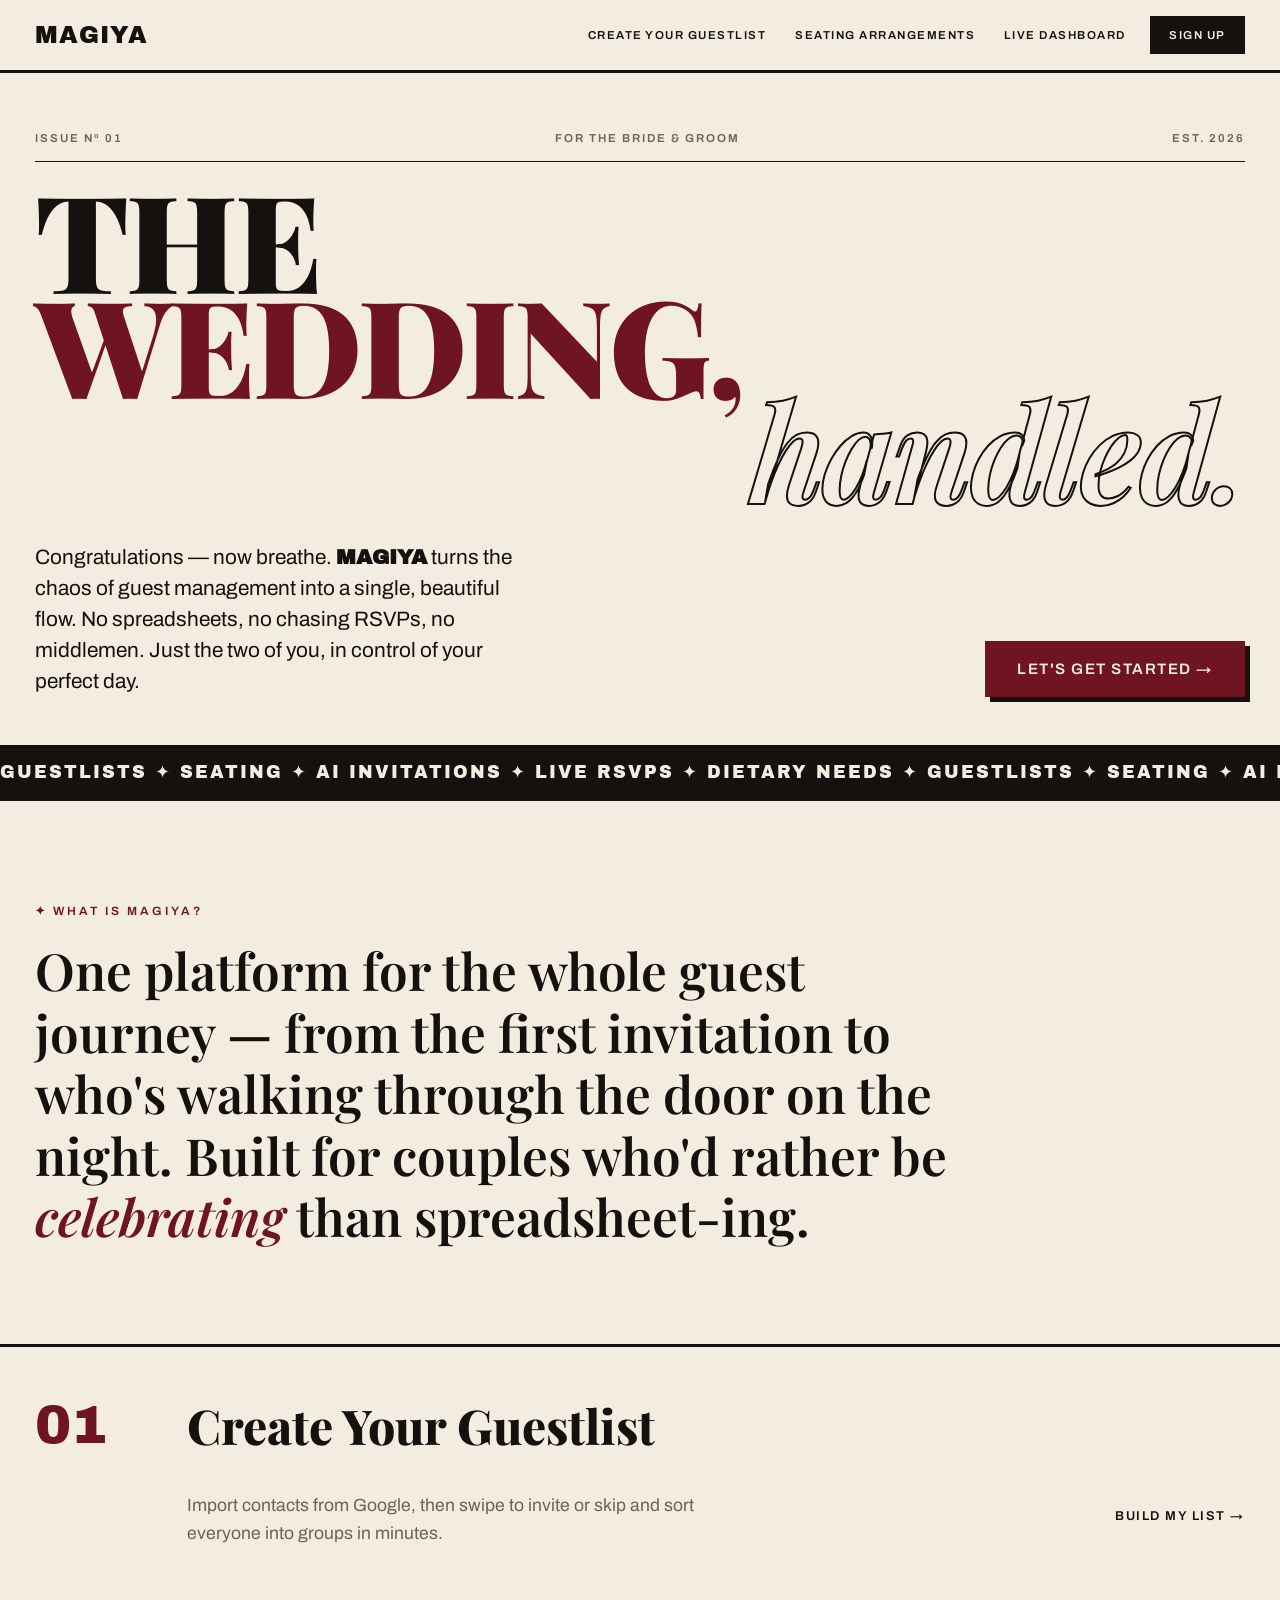
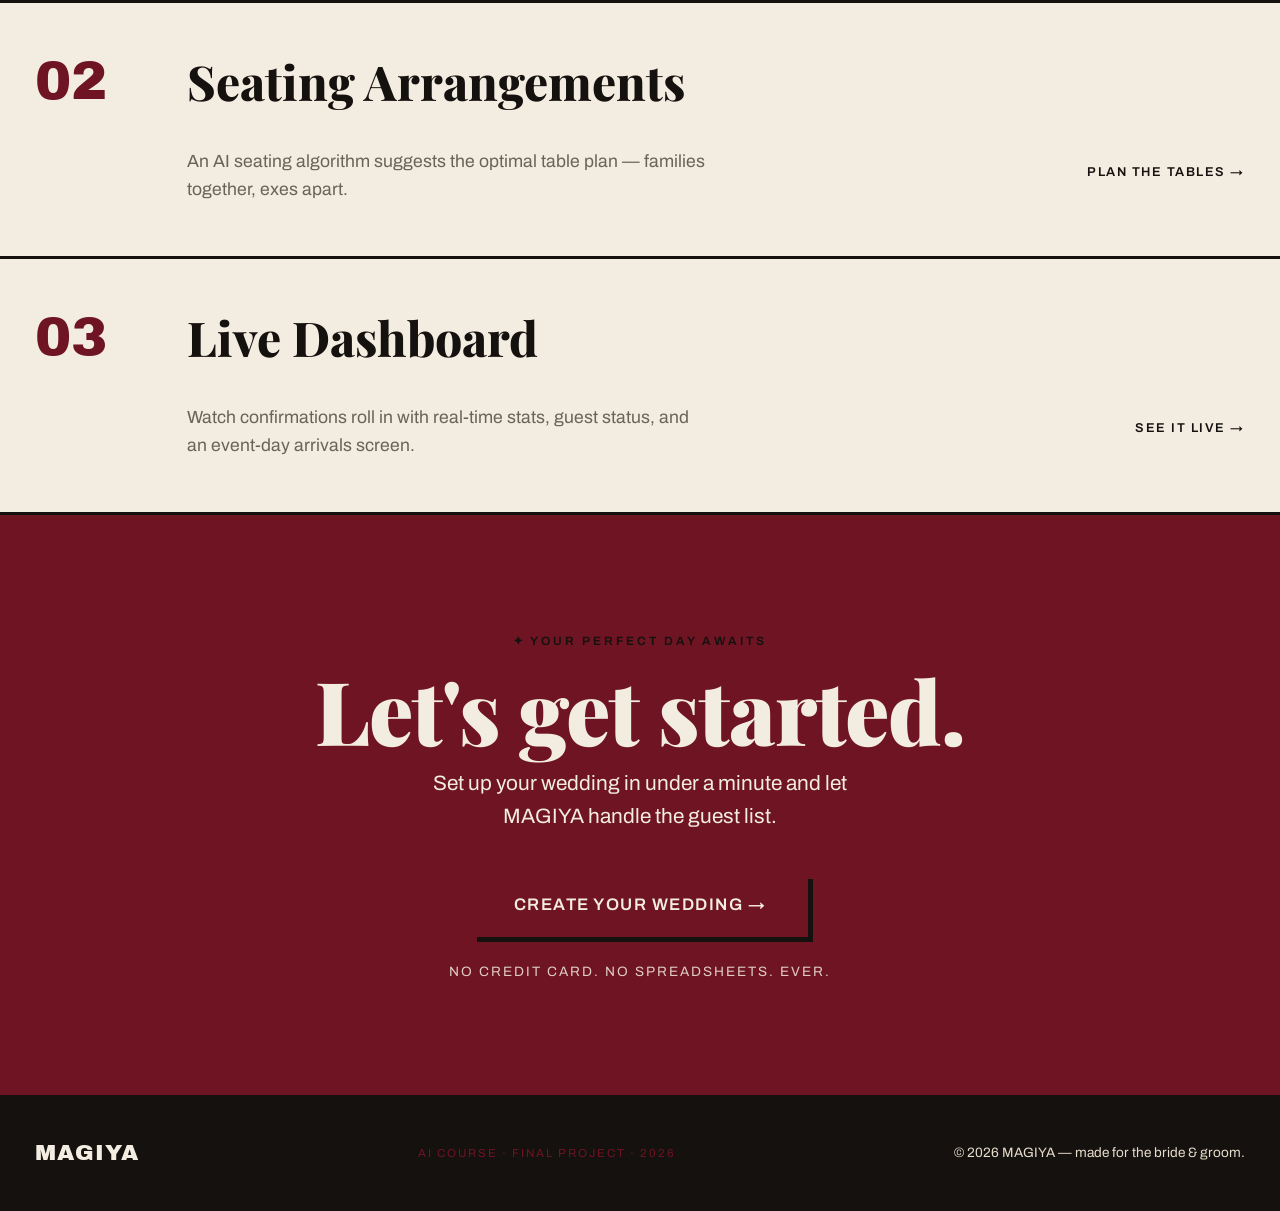
<file: frontend/index.html>
<!DOCTYPE html>
<html lang="en">
<head>
  <meta charset="UTF-8" />
  <meta name="viewport" content="width=device-width, initial-scale=1.0" />
  <title>MAGIYA — The Wedding, Handled.</title>
  <meta name="description" content="MAGIYA — smart, fully automated wedding guest management for the bride & groom. Guestlists, seating, AI invitations and a live dashboard, all in one place." />
  <link rel="preconnect" href="https://fonts.googleapis.com" />
  <link rel="preconnect" href="https://fonts.gstatic.com" crossorigin />
  <link href="https://fonts.googleapis.com/css2?family=Playfair+Display:ital,wght@0,600;0,800;0,900;1,600&family=Archivo:wght@400;500;600&family=Archivo+Black&display=swap" rel="stylesheet" />
  <link rel="stylesheet" href="styles.css" />
</head>
<body>
  <!-- ===== Navigation ===== -->
  <header class="nav">
    <a href="#top" class="nav__logo">MAGIYA</a>
    <nav class="nav__links">
      <a href="guestlist.html">Create Your Guestlist</a>
      <a href="seating.html">Seating Arrangements</a>
      <a href="dashboard.html">Live Dashboard</a>
    </nav>
    <a href="signup.html" class="nav__cta">Sign Up</a>
  </header>

  <main id="top">
    <!-- ===== Hero ===== -->
    <section class="hero">
      <div class="hero__meta">
        <span>Issue Nº 01</span>
        <span>For the Bride &amp; Groom</span>
        <span>Est. 2026</span>
      </div>

      <h1 class="hero__title">
        <span class="line line--1">THE</span>
        <span class="line line--2">WEDDING,</span>
        <span class="line line--3"><em>handled.</em></span>
      </h1>

      <div class="hero__bottom">
        <p class="hero__lead">
          Congratulations — now breathe. <strong>MAGIYA</strong> turns the chaos of guest
          management into a single, beautiful flow. No spreadsheets, no chasing RSVPs,
          no middlemen. Just the two of you, in control of your perfect day.
        </p>
        <a href="signup.html" class="btn btn--primary">Let's Get Started →</a>
      </div>

      <div class="ticker" aria-hidden="true">
        <div class="ticker__track">
          <span>GUESTLISTS&nbsp;✦&nbsp;SEATING&nbsp;✦&nbsp;AI INVITATIONS&nbsp;✦&nbsp;LIVE RSVPS&nbsp;✦&nbsp;DIETARY NEEDS&nbsp;✦&nbsp;</span>
          <span>GUESTLISTS&nbsp;✦&nbsp;SEATING&nbsp;✦&nbsp;AI INVITATIONS&nbsp;✦&nbsp;LIVE RSVPS&nbsp;✦&nbsp;DIETARY NEEDS&nbsp;✦&nbsp;</span>
        </div>
      </div>
    </section>

    <!-- ===== Intro: what MAGIYA is (for the couple) ===== -->
    <section class="intro">
      <span class="kicker">What is MAGIYA?</span>
      <p class="intro__statement">
        One platform for the whole guest journey — from the first invitation to who's
        walking through the door on the night. Built for couples who'd rather be
        <em>celebrating</em> than spreadsheet-ing.
      </p>
    </section>

    <!-- ===== Four pillars (the nav sections) ===== -->
    <section class="pillars">
      <article class="pillar" id="guestlist">
        <span class="pillar__no">01</span>
        <h2>Create Your Guestlist</h2>
        <p>Import contacts from Google, then swipe to invite or skip and sort everyone into groups in minutes.</p>
        <a href="guestlist.html" class="pillar__link">Build my list →</a>
      </article>

      <article class="pillar" id="seating">
        <span class="pillar__no">02</span>
        <h2>Seating Arrangements</h2>
        <p>An AI seating algorithm suggests the optimal table plan — families together, exes apart.</p>
        <a href="seating.html" class="pillar__link">Plan the tables →</a>
      </article>

      <article class="pillar" id="dashboard">
        <span class="pillar__no">03</span>
        <h2>Live Dashboard</h2>
        <p>Watch confirmations roll in with real-time stats, guest status, and an event-day arrivals screen.</p>
        <a href="dashboard.html" class="pillar__link">See it live →</a>
      </article>
    </section>

    <!-- ===== Sign up CTA ===== -->
    <section class="start" id="start">
      <span class="kicker kicker--light">Your Perfect Day Awaits</span>
      <h2 class="start__title">Let's get started.</h2>
      <p class="start__sub">Set up your wedding in under a minute and let MAGIYA handle the guest list.</p>

      <a href="signup.html" class="btn btn--primary btn--lg">Create Your Wedding →</a>
      <p class="start__fine">No credit card. No spreadsheets. Ever.</p>
    </section>
  </main>

  <footer class="footer">
    <span class="footer__logo">MAGIYA</span>
    <span class="footer__line">AI Course · Final Project · 2026</span>
    <span class="footer__fine">© 2026 MAGIYA — made for the bride &amp; groom.</span>
  </footer>
</body>
</html>
</file>
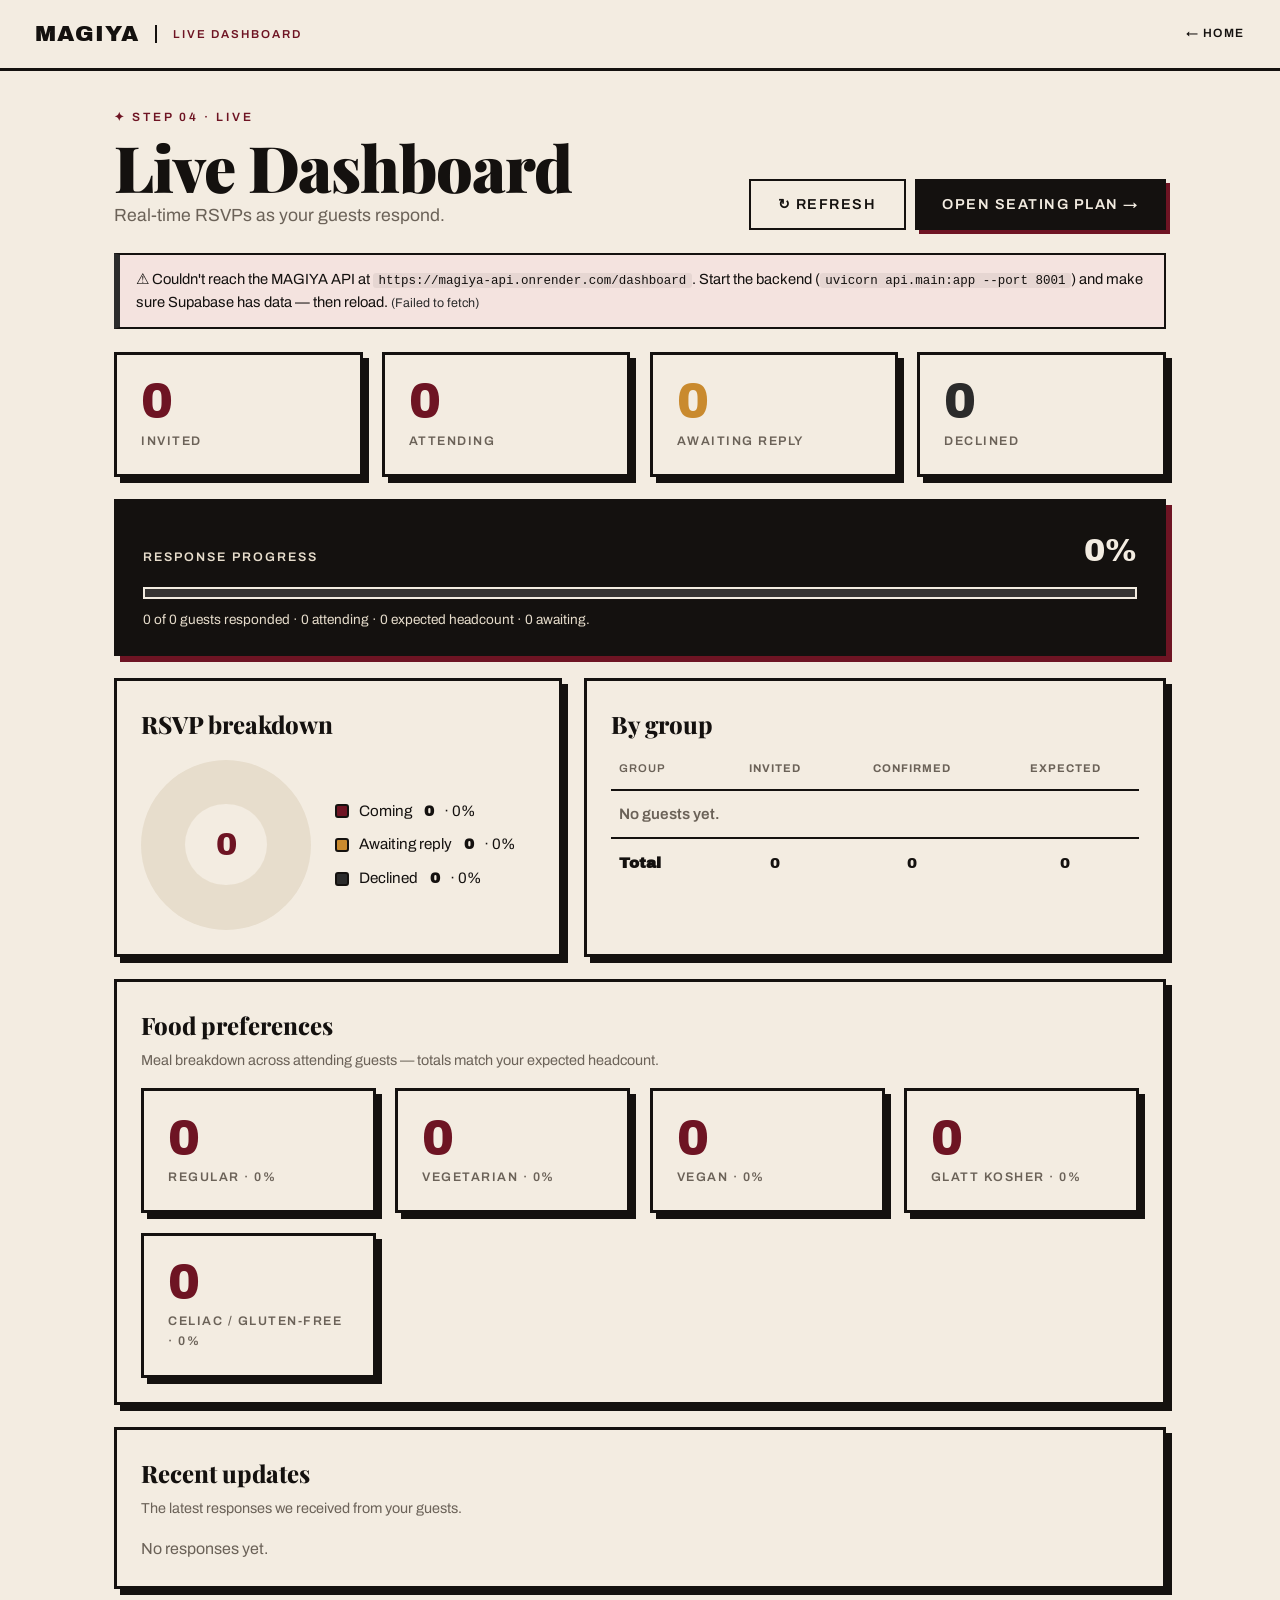
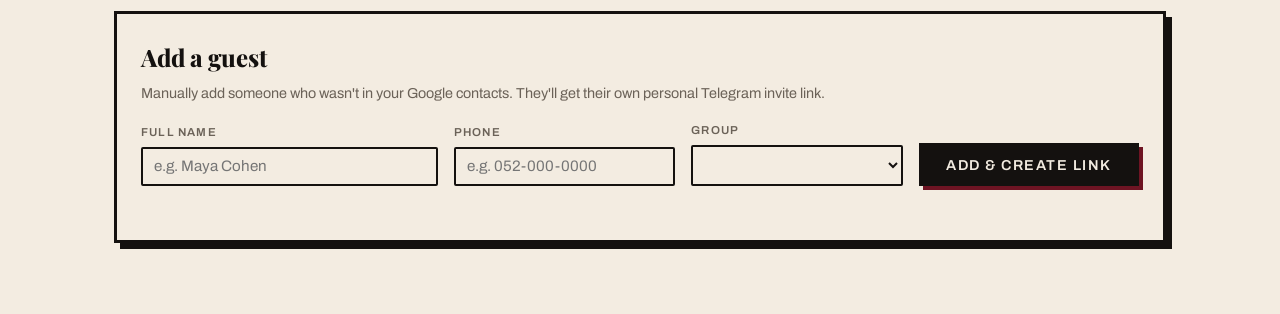
<file: frontend/dashboard.html>
<!DOCTYPE html>
<html lang="en">
<head>
  <meta charset="UTF-8" />
  <meta name="viewport" content="width=device-width, initial-scale=1.0" />
  <title>MAGIYA — Live Dashboard</title>
  <meta name="description" content="Real-time RSVP dashboard — invited, attending, awaiting reply, group breakdown and the latest guest responses." />
  <link rel="preconnect" href="https://fonts.googleapis.com" />
  <link rel="preconnect" href="https://fonts.gstatic.com" crossorigin />
  <link href="https://fonts.googleapis.com/css2?family=Playfair+Display:ital,wght@0,600;0,800;0,900;1,600&family=Archivo:wght@400;500;600&family=Archivo+Black&display=swap" rel="stylesheet" />
  <link rel="stylesheet" href="dashboard.css" />
</head>
<body>
  <!-- ===== Top bar ===== -->
  <header class="bar">
    <a href="index.html" class="bar__logo">MAGIYA</a>
    <span class="bar__crumb">Live Dashboard</span>
    <a href="index.html" class="bar__back">← Home</a>
  </header>

  <main class="stage">
    <div class="dash__head">
      <div>
        <span class="kicker">Step 04 · Live</span>
        <h1 class="dash__title">Live Dashboard</h1>
        <p class="dash__sub">Real-time RSVPs as your guests respond.</p>
      </div>
      <div class="dash__tools">
        <button class="btn btn--outline" id="refreshBtn" title="Re-pull the latest RSVPs">↻ Refresh</button>
        <a href="seating.html" class="btn btn--primary">Open Seating Plan →</a>
      </div>
    </div>

    <div class="banner" id="banner">
      ⓘ Live data from your MAGIYA API (Supabase). Your <em>Seating Plan</em> pulls its confirmed
      guests straight from here — only guests marked <strong>Coming</strong> are seated.
    </div>

    <!-- ===== Stat cards ===== -->
    <section class="stats" id="stats"><!-- cards injected --></section>

    <!-- ===== Response progress ===== -->
    <section class="prog">
      <div class="prog__row">
        <span class="prog__label">Response progress</span>
        <span class="prog__pct" id="progPct">0%</span>
      </div>
      <div class="prog__bar"><div class="prog__fill" id="progFill"></div></div>
      <p class="prog__note" id="progNote">—</p>
    </section>

    <!-- ===== Donut + groups ===== -->
    <section class="split">
      <div class="panel">
        <h2 class="panel__title">RSVP breakdown</h2>
        <div class="donutwrap">
          <div class="donut" id="donut"><span class="donut__center" id="donutCenter">0</span></div>
          <ul class="legend" id="legend"></ul>
        </div>
      </div>

      <div class="panel">
        <h2 class="panel__title">By group</h2>
        <table class="gtable">
          <thead>
            <tr><th>Group</th><th>Invited</th><th>Confirmed</th><th>Expected</th></tr>
          </thead>
          <tbody id="groupRows"></tbody>
          <tfoot id="groupFoot"></tfoot>
        </table>
      </div>
    </section>

    <!-- ===== Food preferences ===== -->
    <section class="panel">
      <h2 class="panel__title">Food preferences</h2>
      <p class="panel__sub">Meal breakdown across attending guests — totals match your expected headcount.</p>
      <div class="stats" id="diet"><!-- cards injected --></div>
    </section>

    <!-- ===== Recent updates ===== -->
    <section class="panel">
      <h2 class="panel__title">Recent updates</h2>
      <p class="panel__sub">The latest responses we received from your guests.</p>
      <div class="feed" id="feed"></div>
    </section>

    <!-- ===== Add a guest manually (bottom of page) ===== -->
    <section class="panel" id="addGuestPanel">
      <h2 class="panel__title">Add a guest</h2>
      <p class="panel__sub">Manually add someone who wasn't in your Google contacts. They'll get their own personal Telegram invite link.</p>
      <form class="addguest" id="addGuestForm">
        <div class="addguest__row">
          <label class="addguest__field">
            <span>Full name</span>
            <input type="text" id="agName" autocomplete="off" placeholder="e.g. Maya Cohen" required />
          </label>
          <label class="addguest__field">
            <span>Phone</span>
            <input type="tel" id="agPhone" autocomplete="off" placeholder="e.g. 052-000-0000" required />
          </label>
          <label class="addguest__field">
            <span>Group</span>
            <select id="agGroup" required></select>
          </label>
          <button type="submit" class="btn btn--primary" id="agSubmit">Add &amp; create link</button>
        </div>
        <p class="addguest__msg" id="agMsg"></p>
        <div class="addguest__result" id="agResult" hidden></div>
      </form>
    </section>
  </main>

  <script src="api-config.js"></script>
  <script src="magiya-common.js"></script>
  <script src="dashboard.js"></script>
</body>
</html>
</file>
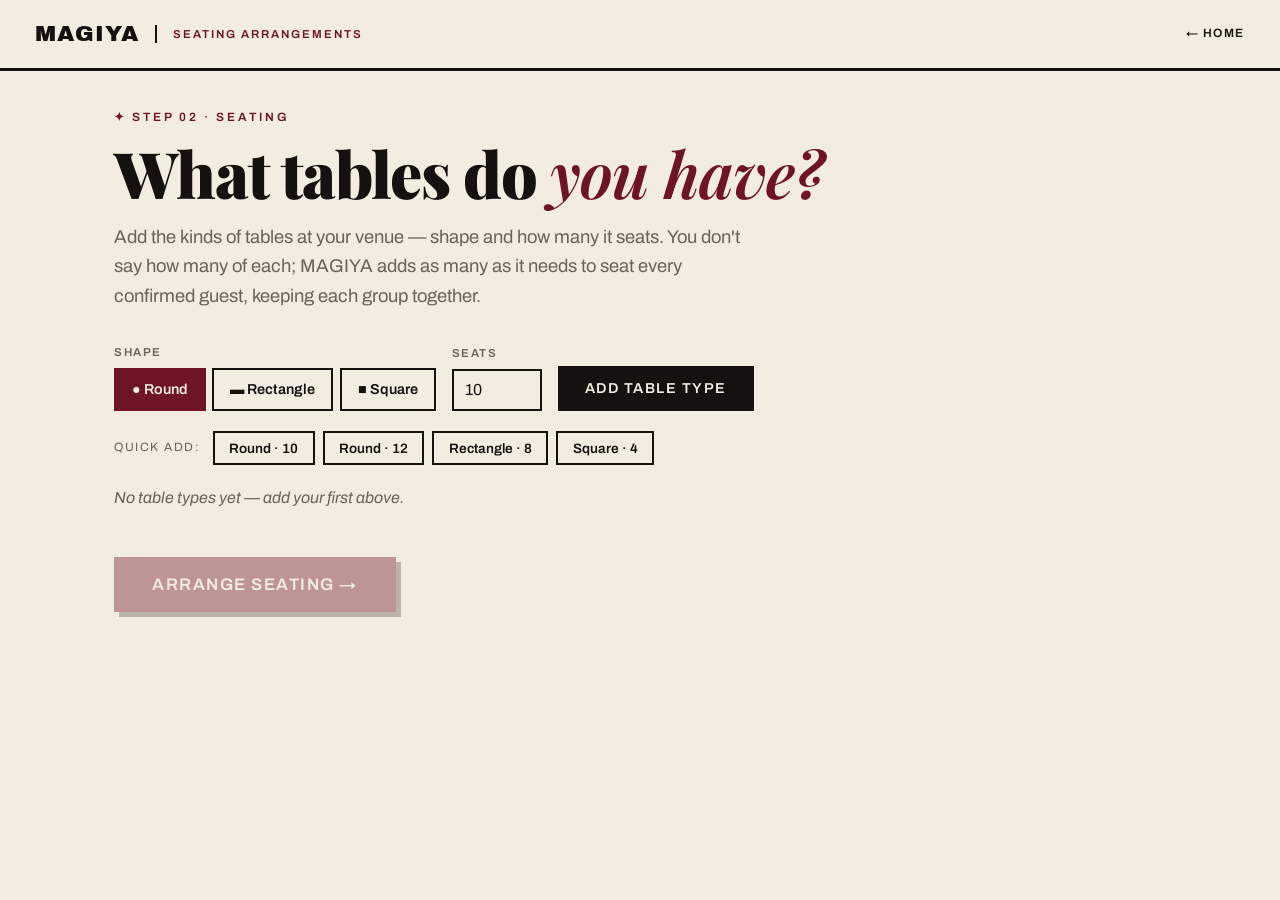
<file: frontend/seating.html>
<!DOCTYPE html>
<html lang="en">
<head>
  <meta charset="UTF-8" />
  <meta name="viewport" content="width=device-width, initial-scale=1.0" />
  <title>MAGIYA — Seating Arrangements</title>
  <meta name="description" content="Define your table types and let MAGIYA seat your confirmed guests automatically — keeping groups together. Drag to adjust." />
  <link rel="preconnect" href="https://fonts.googleapis.com" />
  <link rel="preconnect" href="https://fonts.gstatic.com" crossorigin />
  <link href="https://fonts.googleapis.com/css2?family=Playfair+Display:ital,wght@0,600;0,800;0,900;1,600&family=Archivo:wght@400;500;600&family=Archivo+Black&display=swap" rel="stylesheet" />
  <link rel="stylesheet" href="seating.css" />
</head>
<body>
  <!-- ===== Top bar ===== -->
  <header class="bar">
    <a href="index.html" class="bar__logo">MAGIYA</a>
    <span class="bar__crumb">Seating Arrangements</span>
    <a href="index.html" class="bar__back">← Home</a>
  </header>

  <main class="stage">

    <!-- ============ SCREEN 1 · DEFINE TABLE TYPES ============ -->
    <section class="screen screen--setup is-active" id="setup">
      <span class="kicker">Step 02 · Seating</span>
      <h1 class="setup__title">What tables do <em>you have?</em></h1>
      <p class="setup__lead">
        Add the kinds of tables at your venue — shape and how many it seats.
        You don't say how many of each; MAGIYA adds as many as it needs to seat
        every confirmed guest, keeping each group together.
      </p>

      <form class="tableform" id="tableForm">
        <div class="field">
          <label>Shape</label>
          <div class="shapepick" id="shapePick">
            <button type="button" class="shapebtn is-active" data-shape="round">● Round</button>
            <button type="button" class="shapebtn" data-shape="rectangle">▬ Rectangle</button>
            <button type="button" class="shapebtn" data-shape="square">■ Square</button>
          </div>
        </div>
        <div class="field field--seats">
          <label for="seatsInput">Seats</label>
          <input id="seatsInput" type="number" min="2" max="20" value="10" />
        </div>
        <button type="submit" class="btn btn--primary">Add Table Type</button>
      </form>

      <div class="suggest">
        <span class="suggest__label">Quick add:</span>
        <button class="chip chip--ghost" data-shape="round" data-seats="10">Round · 10</button>
        <button class="chip chip--ghost" data-shape="round" data-seats="12">Round · 12</button>
        <button class="chip chip--ghost" data-shape="rectangle" data-seats="8">Rectangle · 8</button>
        <button class="chip chip--ghost" data-shape="square" data-seats="4">Square · 4</button>
      </div>

      <div class="kindlist" id="kindList" aria-live="polite">
        <p class="kindlist__empty" id="kindEmpty">No table types yet — add your first above.</p>
      </div>

      <button class="btn btn--big" id="arrangeBtn" disabled>Arrange Seating →</button>
    </section>

    <!-- ============ SCREEN 2 · ARRANGEMENT ============ -->
    <section class="screen screen--plan" id="plan">
      <div class="plan__head">
        <div>
          <h2 class="plan__title">Your seating plan</h2>
          <p class="plan__stats" id="planStats">—</p>
        </div>
        <div class="plan__tools">
          <button class="btn btn--outline" id="editBtn">Edit Table Types</button>
          <button class="btn btn--primary" id="refreshBtn" title="Re-pull guests and re-arrange">↻ Refresh from Dashboard</button>
        </div>
      </div>

      <div class="banner" id="dashBanner">
        ⓘ Guests are pulled live from your <a href="dashboard.html"><strong>Live Dashboard</strong></a> —
        only those who confirmed <strong>Coming</strong> are seated. Hit <em>Refresh from Dashboard</em> after new RSVPs to re-arrange.
      </div>

      <p class="plan__hint">Drag any guest to another table to adjust. Colours show their guest group.</p>

      <div class="tables" id="tables"><!-- tables injected by JS --></div>

      <div class="tray" id="tray" hidden>
        <h3 class="tray__title">Unseated</h3>
        <div class="tray__list" id="trayList"></div>
      </div>
    </section>

  </main>

  <script src="api-config.js"></script>
  <script src="magiya-common.js"></script>
  <script src="seating.js"></script>
</body>
</html>
</file>
<file: frontend/styles.css>
/* ===========================================================
   MAGIYA — Smart Wedding Guest Management
   Aesthetic: Bold · editorial · high-contrast magazine
   =========================================================== */

:root {
  --ink:    #14110f;   /* near-black            */
  --paper:  #f3ece1;   /* warm editorial paper  */
  --paper-2:#e7ddcc;
  --accent: #6e1423;   /* deep burgundy         */
  --accent-2:#4f0d18;  /* darker burgundy       */
  --muted:  #6b6258;
  --line:   #14110f;

  --display: 'Playfair Display', Georgia, serif;
  --black:   'Archivo Black', 'Arial Black', sans-serif;
  --sans:    'Archivo', Helvetica, Arial, sans-serif;
}

* { margin: 0; padding: 0; box-sizing: border-box; }
html { scroll-behavior: smooth; }

body {
  background: var(--paper);
  color: var(--ink);
  font-family: var(--sans);
  font-size: 1.05rem;
  line-height: 1.6;
  -webkit-font-smoothing: antialiased;
  overflow-x: hidden;
}

::selection { background: var(--accent); color: var(--paper); }

/* ---------- Navigation ---------- */
.nav {
  position: sticky;
  top: 0;
  z-index: 100;
  display: flex;
  align-items: center;
  gap: 1.5rem;
  padding: 1rem 2.2rem;
  background: var(--paper);
  border-bottom: 3px solid var(--ink);
}
.nav__logo {
  font-family: var(--black);
  font-size: 1.5rem;
  letter-spacing: 1px;
  color: var(--ink);
  text-decoration: none;
}
.nav__links {
  display: flex;
  gap: 1.8rem;
  margin-left: auto;
}
.nav__links a {
  font-size: 0.72rem;
  font-weight: 600;
  text-transform: uppercase;
  letter-spacing: 1.5px;
  color: var(--ink);
  text-decoration: none;
  position: relative;
}
.nav__links a::after {
  content: '';
  position: absolute;
  left: 0; bottom: -4px;
  width: 0; height: 2px;
  background: var(--accent);
  transition: width 0.25s;
}
.nav__links a:hover { color: var(--accent); }
.nav__links a:hover::after { width: 100%; }

.nav__cta {
  font-family: var(--sans);
  font-size: 0.72rem;
  font-weight: 600;
  text-transform: uppercase;
  letter-spacing: 1.5px;
  background: var(--ink);
  color: var(--paper);
  text-decoration: none;
  padding: 0.6rem 1.2rem;
}
.nav__cta:hover { background: var(--accent); }

/* ---------- Buttons ---------- */
.btn {
  display: inline-block;
  font-family: var(--sans);
  font-weight: 600;
  font-size: 0.95rem;
  text-transform: uppercase;
  letter-spacing: 1.5px;
  text-decoration: none;
  border: none;
  cursor: pointer;
  padding: 1rem 2rem;
  transition: transform 0.2s, background 0.2s, box-shadow 0.2s;
}
.btn--primary {
  background: var(--accent);
  color: var(--paper);
  box-shadow: 5px 5px 0 var(--ink);
}
.btn--primary:hover {
  background: var(--accent-2);
  transform: translate(-2px, -2px);
  box-shadow: 7px 7px 0 var(--ink);
}
.btn--lg { font-size: 1.05rem; padding: 1.15rem 2.6rem; }

/* ---------- Hero ---------- */
.hero {
  padding: 3.5rem 2.2rem 0;
  border-bottom: 3px solid var(--ink);
}
.hero__meta {
  display: flex;
  justify-content: space-between;
  flex-wrap: wrap;
  gap: 0.5rem;
  font-size: 0.72rem;
  font-weight: 600;
  text-transform: uppercase;
  letter-spacing: 2px;
  color: var(--muted);
  border-bottom: 1px solid var(--ink);
  padding-bottom: 0.8rem;
  margin-bottom: 1.5rem;
}

.hero__title {
  font-family: var(--display);
  font-weight: 900;
  font-size: clamp(3rem, 15vmin, 11rem);
  line-height: 0.78;
  letter-spacing: -3px;
  text-transform: uppercase;
}
.hero__title .line { display: block; }
.hero__title .line--2 { color: var(--accent); }
.hero__title .line--3 { text-align: right; }
.hero__title em {
  font-style: italic;
  font-weight: 600;
  text-transform: none;
  color: var(--ink);
  -webkit-text-stroke: 2px var(--ink);
  -webkit-text-fill-color: transparent;
}

.hero__bottom {
  display: grid;
  grid-template-columns: 1.4fr 1fr;
  gap: 2rem;
  align-items: end;
  margin: 2.5rem 0 3rem;
}
.hero__lead {
  font-size: 1.3rem;
  line-height: 1.5;
  max-width: 40ch;
  color: var(--ink);
}
.hero__lead strong { font-family: var(--black); }
.hero__bottom .btn { justify-self: end; }

/* ---------- Ticker ---------- */
.ticker {
  margin: 0 -2.2rem;
  background: var(--ink);
  color: var(--paper);
  overflow: hidden;
  white-space: nowrap;
  padding: 0.7rem 0;
  border-top: 2px solid var(--ink);
}
.ticker__track { display: inline-flex; animation: scroll 28s linear infinite; }
.ticker__track span {
  font-family: var(--black);
  font-size: 1.1rem;
  letter-spacing: 2px;
}
@keyframes scroll { to { transform: translateX(-50%); } }

/* ---------- Intro ---------- */
.kicker {
  display: inline-block;
  font-size: 0.75rem;
  font-weight: 600;
  text-transform: uppercase;
  letter-spacing: 3px;
  color: var(--accent);
  margin-bottom: 1.2rem;
}
.kicker::before { content: '✦ '; }
.kicker--light { color: var(--accent); }

.intro {
  padding: 6rem 2.2rem;
  max-width: 1000px;
}
.intro__statement {
  font-family: var(--display);
  font-size: clamp(1.8rem, 4.5vw, 3.2rem);
  line-height: 1.2;
  font-weight: 600;
}
.intro__statement em { color: var(--accent); font-style: italic; }

/* ---------- Pillars ---------- */
.pillars {
  border-top: 3px solid var(--ink);
}
.pillar {
  display: grid;
  grid-template-columns: 120px 1fr auto;
  align-items: center;
  gap: 2rem;
  padding: 3.2rem 2.2rem;
  border-bottom: 3px solid var(--ink);
  transition: background 0.25s, color 0.25s;
}
.pillar:hover { background: var(--ink); color: var(--paper); }
.pillar:hover .pillar__no,
.pillar:hover .pillar__link { color: var(--paper); }
.pillar:hover h2 { color: var(--paper); }

.pillar__no {
  font-family: var(--black);
  font-size: 3.4rem;
  color: var(--accent);
  line-height: 1;
}
.pillar:hover .pillar__no {
  color: var(--paper);
  -webkit-text-stroke: 2px var(--accent);
  -webkit-text-fill-color: transparent;
}
.pillar h2 {
  font-family: var(--display);
  font-weight: 800;
  font-size: clamp(1.8rem, 4vw, 3rem);
  line-height: 1.05;
}
.pillar p {
  grid-column: 2;
  font-size: 1.1rem;
  color: var(--muted);
  max-width: 52ch;
  margin-top: 0.5rem;
}
.pillar:hover p { color: var(--paper-2); }
.pillar__link {
  font-size: 0.8rem;
  font-weight: 600;
  text-transform: uppercase;
  letter-spacing: 1.5px;
  color: var(--ink);
  text-decoration: none;
  white-space: nowrap;
}
.pillar__link:hover { color: var(--accent) !important; }

/* ---------- Start / Sign up ---------- */
.start {
  background: var(--accent);
  color: var(--paper);
  text-align: center;
  padding: 7rem 2.2rem;
}
.start .kicker { color: var(--ink); }
.start__title {
  font-family: var(--display);
  font-weight: 900;
  font-size: clamp(2.4rem, 7vw, 5.5rem);
  line-height: 0.92;
  letter-spacing: -1px;
}
.start__sub { font-size: 1.3rem; margin: 1rem auto 2.5rem; max-width: 36ch; }

.signup {
  display: flex;
  flex-wrap: wrap;
  gap: 0.8rem;
  justify-content: center;
  max-width: 720px;
  margin: 0 auto;
}
.signup input {
  flex: 1 1 220px;
  font-family: var(--sans);
  font-size: 1rem;
  padding: 1rem 1.2rem;
  border: 2px solid var(--ink);
  background: var(--paper);
  color: var(--ink);
}
.signup input::placeholder { color: var(--muted); }
.signup input:focus { outline: 3px solid var(--ink); outline-offset: 2px; }
.signup .btn--primary {
  flex: 0 0 auto;
  background: var(--ink);
  box-shadow: 5px 5px 0 rgba(20,17,15,0.45);
}
.signup .btn--primary:hover { background: #000; }
.start__fine {
  margin-top: 1.5rem;
  font-size: 0.85rem;
  text-transform: uppercase;
  letter-spacing: 2px;
  opacity: 0.85;
}

/* ---------- Footer ---------- */
.footer {
  background: var(--ink);
  color: var(--paper);
  display: flex;
  flex-wrap: wrap;
  align-items: center;
  justify-content: space-between;
  gap: 0.8rem;
  padding: 2.5rem 2.2rem;
}
.footer__logo { font-family: var(--black); font-size: 1.4rem; letter-spacing: 1px; }
.footer__line { font-size: 0.72rem; text-transform: uppercase; letter-spacing: 2px; color: var(--accent); }
.footer__fine { font-size: 0.85rem; color: var(--paper-2); }

/* ---------- Responsive ---------- */
@media (max-width: 860px) {
  .nav { flex-wrap: wrap; gap: 0.8rem; }
  .nav__links { order: 3; width: 100%; margin-left: 0; flex-wrap: wrap; gap: 1rem; }
  .nav__cta { margin-left: auto; }
  .hero__bottom { grid-template-columns: 1fr; gap: 1.5rem; }
  .hero__bottom .btn { justify-self: start; }
  .pillar { grid-template-columns: 70px 1fr; }
  .pillar__no { font-size: 1.8rem; }
  .pillar p { grid-column: 1 / -1; }
  .pillar__link { grid-column: 1 / -1; }
}
</file>
<file: frontend/dashboard.css>
/* ===========================================================
   MAGIYA — Live Dashboard
   Structure inspired by the wiwi RSVP dashboard, in MAGIYA's
   bold editorial / burgundy style.
   =========================================================== */

:root {
  --ink:    #14110f;
  --paper:  #f3ece1;
  --paper-2:#e7ddcc;
  --accent: #6e1423;   /* coming / brand */
  --accent-2:#4f0d18;
  --amber:  #c98a2e;   /* awaiting reply */
  --grey:   #2b2b2b;   /* declined */
  --muted:  #6b6258;

  --display: 'Playfair Display', Georgia, serif;
  --black:   'Archivo Black', 'Arial Black', sans-serif;
  --sans:    'Archivo', Helvetica, Arial, sans-serif;
}

* { margin: 0; padding: 0; box-sizing: border-box; }
html { scroll-behavior: smooth; }
body { background: var(--paper); color: var(--ink); font-family: var(--sans); line-height: 1.6; min-height: 100vh; -webkit-font-smoothing: antialiased; }
::selection { background: var(--accent); color: var(--paper); }

/* ---------- Top bar ---------- */
.bar { display: flex; align-items: center; gap: 1rem; padding: 1rem 2.2rem; border-bottom: 3px solid var(--ink); position: sticky; top: 0; background: var(--paper); z-index: 50; }
.bar__logo { font-family: var(--black); font-size: 1.4rem; letter-spacing: 1px; color: var(--ink); text-decoration: none; }
.bar__crumb { font-size: 0.72rem; font-weight: 600; text-transform: uppercase; letter-spacing: 2px; color: var(--accent); border-left: 2px solid var(--ink); padding-left: 1rem; }
.bar__back { margin-left: auto; font-size: 0.75rem; font-weight: 600; text-transform: uppercase; letter-spacing: 1.5px; color: var(--ink); text-decoration: none; }
.bar__back:hover { color: var(--accent); }

/* ---------- Stage ---------- */
.stage { max-width: 1100px; margin: 0 auto; padding: 2rem 1.5rem 3rem; }
.kicker { display: inline-block; font-size: 0.75rem; font-weight: 600; text-transform: uppercase; letter-spacing: 3px; color: var(--accent); margin-bottom: 0.6rem; }
.kicker::before { content: '✦ '; }

.btn { display: inline-block; font-family: var(--sans); font-weight: 600; font-size: 0.9rem; text-transform: uppercase; letter-spacing: 1.5px; text-decoration: none; border: none; cursor: pointer; padding: 0.9rem 1.7rem; transition: transform 0.2s, background 0.2s, box-shadow 0.2s; }
.btn--primary { background: var(--ink); color: var(--paper); box-shadow: 4px 4px 0 var(--accent); }
.btn--primary:hover { background: var(--accent); box-shadow: 4px 4px 0 var(--ink); transform: translate(-2px,-2px); }
.btn--outline { background: var(--paper); color: var(--ink); border: 2px solid var(--ink); }
.btn--outline:hover:not(:disabled) { background: var(--ink); color: var(--paper); }
.btn--outline:disabled { opacity: 0.6; cursor: progress; }

.dash__tools { display: flex; gap: 0.6rem; flex-wrap: wrap; }

.dash__head { display: flex; align-items: flex-end; justify-content: space-between; flex-wrap: wrap; gap: 1rem; }
.dash__title { font-family: var(--display); font-weight: 900; font-size: clamp(2.2rem, 6vw, 4rem); line-height: 0.95; letter-spacing: -1px; }
.dash__sub { color: var(--muted); font-size: 1.1rem; margin-top: 0.3rem; }

.banner { background: var(--paper-2); border: 2px solid var(--ink); border-left: 6px solid var(--accent); padding: 0.8rem 1rem; font-size: 0.92rem; margin: 1.4rem 0; }
.banner--error { border-left-color: var(--grey); background: #f4e3df; }
.banner code { font-family: var(--mono, monospace); background: rgba(0,0,0,0.06); padding: 0.05rem 0.35rem; border-radius: 3px; font-size: 0.85em; }
.banner__err { color: var(--grey); font-size: 0.85em; }

/* ---------- Stat cards ---------- */
.stats { display: grid; grid-template-columns: repeat(auto-fit, minmax(200px, 1fr)); gap: 1.2rem; }
.stat { border: 3px solid var(--ink); background: var(--paper); padding: 1.4rem 1.5rem; box-shadow: 6px 6px 0 var(--ink); }
.stat__num { font-family: var(--black); font-size: 3rem; line-height: 1; color: var(--accent); }
.stat__label { font-size: 0.78rem; font-weight: 600; text-transform: uppercase; letter-spacing: 1.5px; color: var(--muted); margin-top: 0.4rem; }
.stat--coming .stat__num { color: var(--accent); }
.stat--await .stat__num { color: var(--amber); }
.stat--declined .stat__num { color: var(--grey); }

/* ---------- Progress ---------- */
.prog { border: 3px solid var(--ink); background: var(--ink); color: var(--paper); padding: 1.4rem 1.6rem; margin: 1.4rem 0; box-shadow: 6px 6px 0 var(--accent); }
.prog__row { display: flex; align-items: baseline; justify-content: space-between; }
.prog__label { font-size: 0.78rem; font-weight: 600; text-transform: uppercase; letter-spacing: 2px; color: var(--paper-2); }
.prog__pct { font-family: var(--black); font-size: 2rem; color: var(--paper); }
.prog__bar { height: 12px; background: rgba(255,255,255,0.15); border: 2px solid var(--paper); margin-top: 0.7rem; }
.prog__fill { height: 100%; width: 0; background: var(--accent); transition: width 0.6s ease; }
.prog__note { font-size: 0.85rem; color: var(--paper-2); margin-top: 0.6rem; }

/* ---------- Split: donut + groups ---------- */
.split { display: grid; grid-template-columns: 1fr 1.3fr; gap: 1.4rem; }
.panel { border: 3px solid var(--ink); background: var(--paper); padding: 1.5rem; box-shadow: 6px 6px 0 var(--ink); margin-bottom: 1.4rem; }
.panel__title { font-family: var(--display); font-weight: 800; font-size: 1.5rem; margin-bottom: 0.3rem; }
.panel__sub { color: var(--muted); font-size: 0.9rem; margin-bottom: 1rem; }

.donutwrap { display: flex; align-items: center; gap: 1.5rem; flex-wrap: wrap; margin-top: 1rem; }
.donut { position: relative; width: 170px; height: 170px; border-radius: 50%; flex: none; }
.donut::after { content: ''; position: absolute; inset: 26%; background: var(--paper); border-radius: 50%; }
.donut__center { position: absolute; inset: 0; display: flex; align-items: center; justify-content: center; font-family: var(--black); font-size: 2rem; color: var(--accent); z-index: 1; }
.legend { list-style: none; display: flex; flex-direction: column; gap: 0.6rem; }
.legend li { display: flex; align-items: center; gap: 0.6rem; font-size: 0.95rem; }
.legend .dot { width: 14px; height: 14px; border-radius: 3px; flex: none; border: 2px solid var(--ink); }
.legend b { font-family: var(--black); margin-left: 0.2rem; }

/* ---------- Groups table ---------- */
.gtable { width: 100%; border-collapse: collapse; font-size: 0.95rem; }
.gtable th, .gtable td { text-align: center; padding: 0.7rem 0.5rem; border-bottom: 1px solid var(--paper-2); }
.gtable th:first-child, .gtable td:first-child { text-align: left; font-weight: 600; }
.gtable thead th { font-size: 0.7rem; text-transform: uppercase; letter-spacing: 1px; color: var(--muted); border-bottom: 2px solid var(--ink); }
.gtable tfoot td { border-top: 2px solid var(--ink); border-bottom: none; font-family: var(--black); }
.gtable .g-dot { display: inline-block; width: 10px; height: 10px; border-radius: 50%; margin-right: 0.5rem; vertical-align: middle; }

/* ---------- Recent updates feed ---------- */
.feed { display: flex; flex-direction: column; }
.feed__row { display: grid; grid-template-columns: 1fr auto auto; align-items: center; gap: 1rem; padding: 0.8rem 0; border-bottom: 1px solid var(--paper-2); }
.feed__who { display: flex; align-items: center; gap: 0.8rem; }
.feed__avatar { width: 38px; height: 38px; border-radius: 50%; border: 2px solid var(--ink); color: var(--paper); display: flex; align-items: center; justify-content: center; font-weight: 700; font-size: 0.8rem; flex: none; }
.feed__name { font-weight: 600; }
.feed__group { font-size: 0.78rem; color: var(--muted); }
.feed__time { font-size: 0.82rem; color: var(--muted); white-space: nowrap; }
.badge { font-size: 0.72rem; font-weight: 700; text-transform: uppercase; letter-spacing: 1px; padding: 0.35rem 0.8rem; border: 2px solid var(--ink); white-space: nowrap; }
.badge--coming { background: var(--accent); color: var(--paper); }
.badge--declined { background: var(--grey); color: var(--paper); }
.badge--pending { background: var(--amber); color: var(--ink); }

/* ---------- Responsive ---------- */
@media (max-width: 760px) {
  .bar { padding: 0.8rem 1.2rem; }
  .split { grid-template-columns: 1fr; }
  .feed__row { grid-template-columns: 1fr auto; }
  .feed__time { display: none; }
}

/* ===== Add a guest (manual) ===== */
.addguest__row {
  display: grid;
  grid-template-columns: 1.4fr 1fr 1fr auto;
  gap: 1rem;
  align-items: end;
}
.addguest__field { display: flex; flex-direction: column; gap: 0.35rem; }
.addguest__field > span {
  font-size: 0.72rem; font-weight: 600; text-transform: uppercase;
  letter-spacing: 1.2px; color: var(--muted);
}
.addguest__field input,
.addguest__field select {
  font-family: var(--sans); font-size: 0.95rem; color: var(--ink);
  background: var(--paper); border: 2px solid var(--ink);
  padding: 0.6rem 0.7rem; border-radius: 2px;
}
.addguest__field input:focus,
.addguest__field select:focus { outline: 2px solid var(--accent); border-color: var(--accent); }
.addguest #agSubmit { white-space: nowrap; height: 2.7rem; }
.addguest__msg { margin: 0.8rem 0 0; font-size: 0.9rem; min-height: 1.1rem; }
.addguest__result {
  margin-top: 1rem; padding: 1rem 1.1rem;
  border: 2px solid var(--accent); background: var(--paper); border-radius: 4px;
}
.addguest__ok { font-weight: 600; color: var(--accent); margin-bottom: 0.6rem; }
.addguest__link { display: flex; gap: 0.7rem; align-items: center; flex-wrap: wrap; }
.addguest__link code {
  font-size: 0.9rem; background: var(--paper-2); padding: 0.45rem 0.6rem;
  border-radius: 3px; word-break: break-all; flex: 1 1 280px;
}
@media (max-width: 760px) {
  .addguest__row { grid-template-columns: 1fr; }
}
</file>
<file: frontend/seating.css>
/* ===========================================================
   MAGIYA — Seating Arrangements
   Matches the bold editorial / burgundy style
   =========================================================== */

:root {
  --ink:    #14110f;
  --paper:  #f3ece1;
  --paper-2:#e7ddcc;
  --accent: #6e1423;
  --accent-2:#4f0d18;
  --muted:  #6b6258;

  --display: 'Playfair Display', Georgia, serif;
  --black:   'Archivo Black', 'Arial Black', sans-serif;
  --sans:    'Archivo', Helvetica, Arial, sans-serif;
}

* { margin: 0; padding: 0; box-sizing: border-box; }
html { scroll-behavior: smooth; }
body {
  background: var(--paper); color: var(--ink); font-family: var(--sans); line-height: 1.6;
  min-height: 100vh; -webkit-font-smoothing: antialiased;
}
::selection { background: var(--accent); color: var(--paper); }

/* ---------- Top bar ---------- */
.bar {
  display: flex; align-items: center; gap: 1rem; padding: 1rem 2.2rem;
  border-bottom: 3px solid var(--ink); position: sticky; top: 0; background: var(--paper); z-index: 50;
}
.bar__logo { font-family: var(--black); font-size: 1.4rem; letter-spacing: 1px; color: var(--ink); text-decoration: none; }
.bar__crumb { font-size: 0.72rem; font-weight: 600; text-transform: uppercase; letter-spacing: 2px; color: var(--accent); border-left: 2px solid var(--ink); padding-left: 1rem; }
.bar__back { margin-left: auto; font-size: 0.75rem; font-weight: 600; text-transform: uppercase; letter-spacing: 1.5px; color: var(--ink); text-decoration: none; }
.bar__back:hover { color: var(--accent); }

/* ---------- Stage / screens ---------- */
.stage { max-width: 1100px; margin: 0 auto; padding: 2rem 1.5rem 3rem; }
.screen { display: none; }
.screen.is-active { display: block; animation: fade 0.4s ease; }
@keyframes fade { from { opacity: 0; transform: translateY(10px); } to { opacity: 1; transform: none; } }

.kicker { display: inline-block; font-size: 0.75rem; font-weight: 600; text-transform: uppercase; letter-spacing: 3px; color: var(--accent); margin-bottom: 1rem; }
.kicker::before { content: '✦ '; }

/* ---------- Buttons ---------- */
.btn { display: inline-block; font-family: var(--sans); font-weight: 600; font-size: 0.9rem; text-transform: uppercase; letter-spacing: 1.5px; text-decoration: none; border: none; cursor: pointer; padding: 0.9rem 1.7rem; transition: transform 0.2s, background 0.2s, box-shadow 0.2s, color 0.2s; }
.btn--primary { background: var(--ink); color: var(--paper); }
.btn--primary:hover { background: var(--accent); }
.btn--outline { background: var(--paper); color: var(--ink); border: 2px solid var(--ink); }
.btn--outline:hover { background: var(--ink); color: var(--paper); }
.btn--big { background: var(--accent); color: var(--paper); box-shadow: 5px 5px 0 var(--ink); font-size: 1.05rem; padding: 1.1rem 2.4rem; margin-top: 2rem; }
.btn--big:hover:not(:disabled) { background: var(--accent-2); transform: translate(-2px,-2px); box-shadow: 7px 7px 0 var(--ink); }
.btn--big:disabled { opacity: 0.4; cursor: not-allowed; box-shadow: 5px 5px 0 var(--muted); }

/* ========== SCREEN 1 · SETUP ========== */
.setup__title { font-family: var(--display); font-weight: 900; font-size: clamp(2.2rem, 6vw, 4rem); line-height: 0.95; letter-spacing: -1px; }
.setup__title em { font-style: italic; font-weight: 600; color: var(--accent); }
.setup__lead { font-size: 1.15rem; color: var(--muted); max-width: 58ch; margin: 1.2rem 0 2rem; }

.tableform { display: flex; flex-wrap: wrap; align-items: flex-end; gap: 1rem; }
.field { display: flex; flex-direction: column; gap: 0.4rem; }
.field label { font-size: 0.72rem; font-weight: 600; text-transform: uppercase; letter-spacing: 1.5px; color: var(--muted); }
.shapepick { display: flex; gap: 0.4rem; }
.shapebtn { font-family: var(--sans); font-size: 0.9rem; font-weight: 600; cursor: pointer; padding: 0.7rem 1rem; border: 2px solid var(--ink); background: var(--paper); color: var(--ink); }
.shapebtn.is-active { background: var(--accent); color: var(--paper); border-color: var(--accent); }
.field--seats input { width: 90px; font-family: var(--sans); font-size: 1rem; padding: 0.65rem 0.7rem; border: 2px solid var(--ink); background: var(--paper); color: var(--ink); }
.field--seats input:focus { outline: 3px solid var(--accent); outline-offset: 2px; }

.suggest { display: flex; align-items: center; flex-wrap: wrap; gap: 0.5rem; margin: 1.3rem 0; }
.suggest__label { font-size: 0.75rem; text-transform: uppercase; letter-spacing: 1.5px; color: var(--muted); margin-right: 0.3rem; }
.chip { font-family: var(--sans); font-size: 0.85rem; font-weight: 600; cursor: pointer; padding: 0.45rem 0.9rem; border: 2px solid var(--ink); background: var(--paper); color: var(--ink); transition: background 0.2s, color 0.2s; }
.chip--ghost:hover { background: var(--ink); color: var(--paper); }

.kindlist { display: flex; flex-wrap: wrap; gap: 0.7rem; margin-top: 1rem; min-height: 2.5rem; }
.kindlist__empty { color: var(--muted); font-style: italic; }
.kindtag { display: inline-flex; align-items: center; gap: 0.6rem; background: var(--accent); color: var(--paper); font-weight: 600; padding: 0.5rem 0.6rem 0.5rem 1rem; box-shadow: 3px 3px 0 var(--ink); }
.kindtag button { border: none; background: rgba(255,255,255,0.18); color: var(--paper); cursor: pointer; width: 1.5rem; height: 1.5rem; font-size: 0.9rem; line-height: 1; border-radius: 2px; }
.kindtag button:hover { background: rgba(0,0,0,0.3); }

/* ========== SCREEN 2 · PLAN ========== */
.plan__head { display: flex; align-items: flex-end; justify-content: space-between; flex-wrap: wrap; gap: 1rem; }
.plan__title { font-family: var(--display); font-weight: 900; font-size: clamp(1.8rem, 4vw, 3rem); letter-spacing: -1px; }
.plan__stats { font-family: var(--black); font-size: 0.85rem; letter-spacing: 1px; color: var(--accent); margin-top: 0.3rem; }
.plan__tools { display: flex; gap: 0.6rem; flex-wrap: wrap; }

.banner { background: var(--paper-2); border: 2px solid var(--ink); border-left: 6px solid var(--accent); padding: 0.8rem 1rem; font-size: 0.92rem; margin: 1.2rem 0; }
.banner a { color: var(--accent); }
.plan__hint { font-size: 0.85rem; color: var(--muted); margin-bottom: 1.4rem; }

/* Tables grid */
.tables { display: grid; grid-template-columns: repeat(auto-fill, minmax(300px, 1fr)); gap: 1.4rem; }
.table-card { position: relative; border: 3px solid var(--ink); background: var(--paper); padding: 1rem; box-shadow: 6px 6px 0 var(--ink); }
.table-card.is-drop { box-shadow: 6px 6px 0 var(--accent); outline: 3px dashed var(--accent); }
.table-card.is-full { opacity: 0.96; }
.table-card__head { display: flex; align-items: baseline; justify-content: space-between; margin-bottom: 0.6rem; }
.table-card__name { font-family: var(--display); font-weight: 800; font-size: 1.3rem; }
.table-card__meta { font-size: 0.72rem; text-transform: uppercase; letter-spacing: 1px; color: var(--muted); }
.table-card__group { font-size: 0.72rem; font-weight: 600; text-transform: uppercase; letter-spacing: 1px; color: var(--accent); margin-bottom: 0.6rem; }

/* Table stage with seats around a shape */
.table-stage { position: relative; width: 100%; aspect-ratio: 1 / 1; max-width: 320px; margin: 0 auto; }
.table-stage--rect { aspect-ratio: 3 / 2; }
.table-shape { position: absolute; background: var(--paper-2); border: 3px solid var(--ink); }
.table-shape--round { inset: 26%; border-radius: 50%; }
.table-shape--square { inset: 26%; }
.table-shape--rect { left: 14%; right: 14%; top: 28%; bottom: 28%; }
.table-shape__label { position: absolute; inset: 0; display: flex; align-items: center; justify-content: center; font-family: var(--black); font-size: 1.1rem; color: var(--muted); }

.seat {
  position: absolute; transform: translate(-50%, -50%); display: flex; align-items: center;
  justify-content: center; border: 2px solid var(--ink); text-align: center; line-height: 1;
}
.seat--filled {
  color: var(--paper); cursor: grab; font-size: 0.66rem; font-weight: 700; white-space: nowrap;
  padding: 0.3rem 0.55rem; border-radius: 999px; max-width: 112px;
  overflow: hidden; text-overflow: ellipsis; box-shadow: 2px 2px 0 var(--ink);
}
.seat--filled:hover { z-index: 30; }
.seat--filled:active { cursor: grabbing; }
.seat--filled.is-dragging { opacity: 0.4; }
.seat--empty {
  width: 28px; height: 28px; border-radius: 50%; border-style: dashed; color: var(--muted);
  background: transparent; font-size: 0.95rem;
}

/* Hover roster — full list of everyone seated at the table */
.roster {
  position: absolute; left: 0; right: 0; top: 100%; margin-top: 6px; z-index: 40;
  display: none; pointer-events: none; background: var(--ink); color: var(--paper);
  border: 3px solid var(--ink); box-shadow: 6px 6px 0 rgba(0,0,0,0.25); padding: 0.8rem 1rem;
}
.table-card:hover .roster { display: block; }
.roster h4 { font-family: var(--display); font-weight: 800; font-size: 1.05rem; color: var(--paper); margin-bottom: 0.5rem; }
.roster ul { list-style: none; display: flex; flex-direction: column; gap: 0.3rem; }
.roster li { display: flex; align-items: center; gap: 0.5rem; font-size: 0.88rem; }
.roster .dot { width: 11px; height: 11px; border-radius: 50%; border: 1px solid var(--paper); flex: none; }
.roster em { font-style: normal; font-size: 0.72rem; color: var(--paper-2); margin-left: auto; padding-left: 0.8rem; }

/* Unseated tray */
.tray { margin-top: 2rem; border: 3px dashed var(--ink); padding: 1rem 1.2rem; background: var(--paper-2); }
.tray.is-drop { border-color: var(--accent); border-style: solid; }
.tray__title { font-family: var(--display); font-weight: 800; font-size: 1.2rem; margin-bottom: 0.7rem; }
.tray__list { display: flex; flex-wrap: wrap; gap: 0.5rem; min-height: 2.5rem; }
.tray__chip { color: var(--paper); padding: 0.4rem 0.8rem; font-weight: 600; font-size: 0.85rem; cursor: grab; border: 2px solid var(--ink); }
.tray__empty { color: var(--muted); font-style: italic; }

/* ---------- Responsive ---------- */
@media (max-width: 600px) {
  .bar { padding: 0.8rem 1.2rem; }
  .plan__head { flex-direction: column; align-items: flex-start; }
}
</file>
